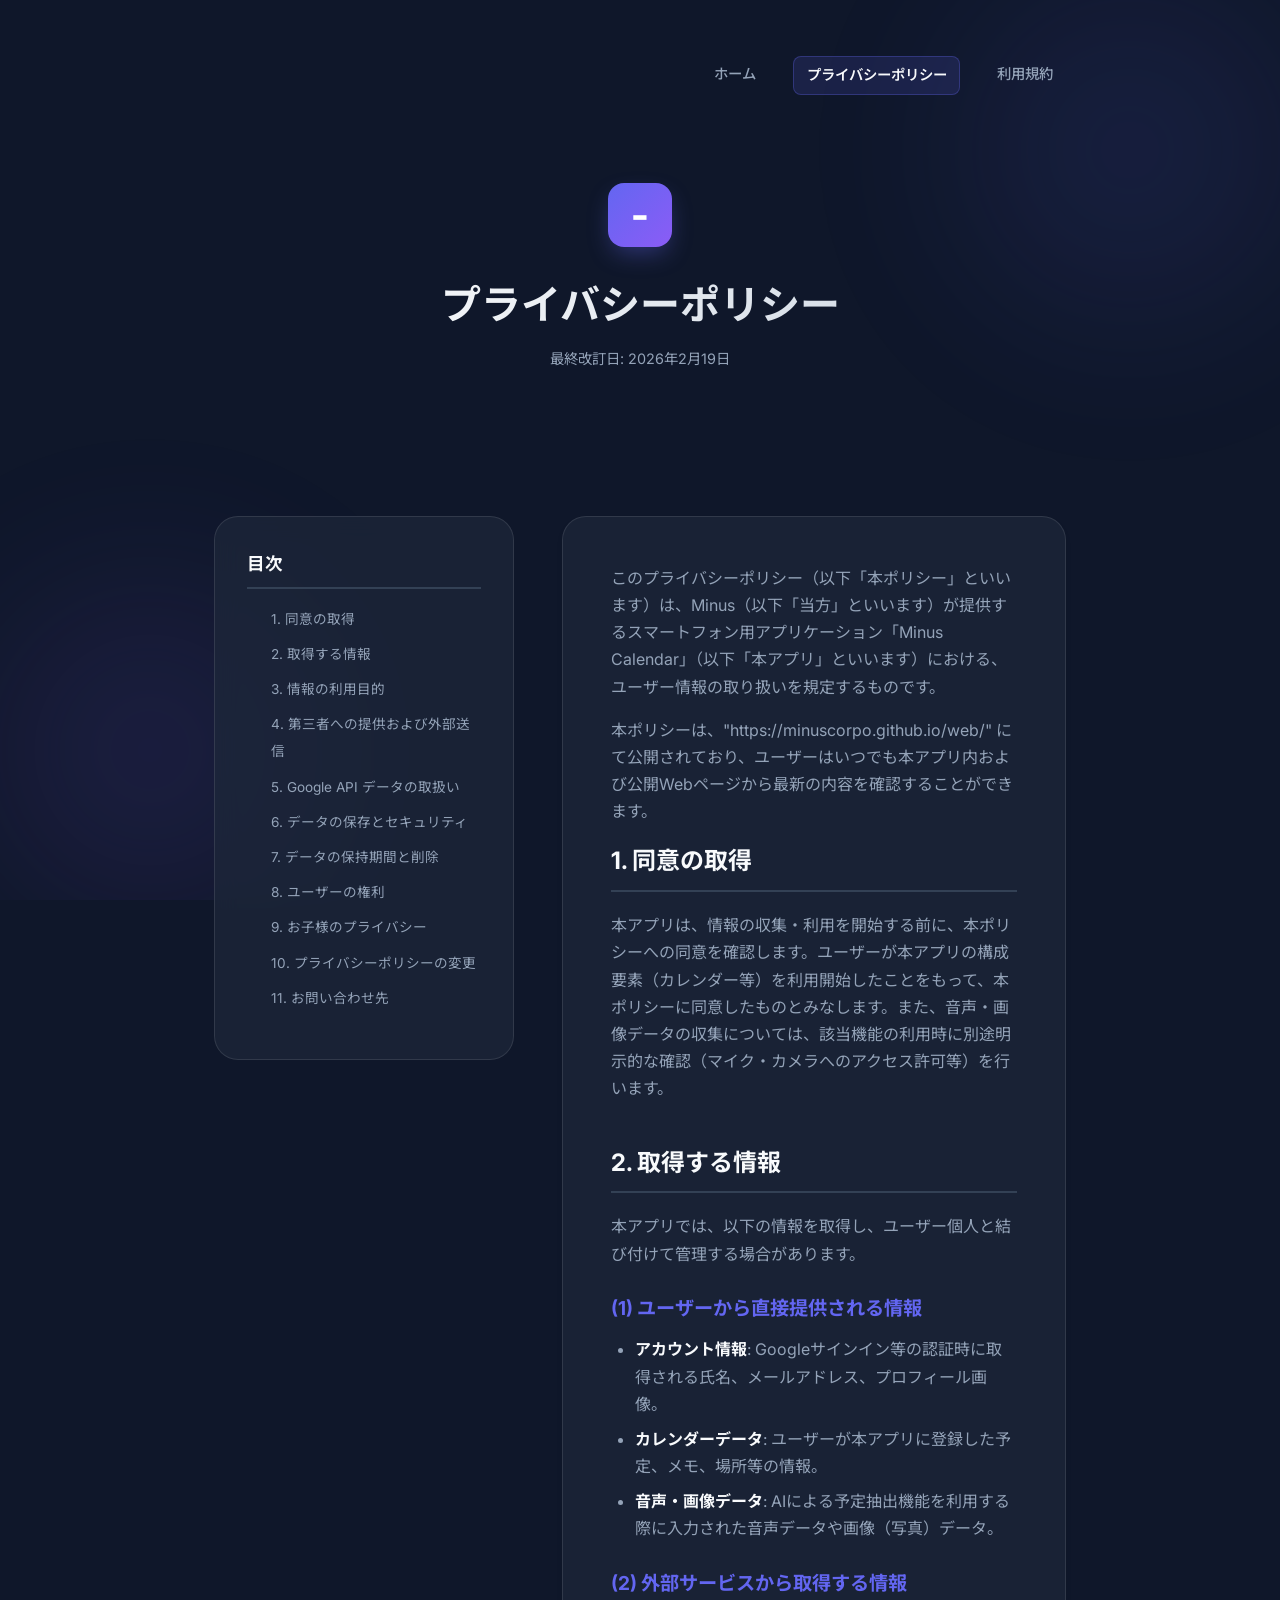
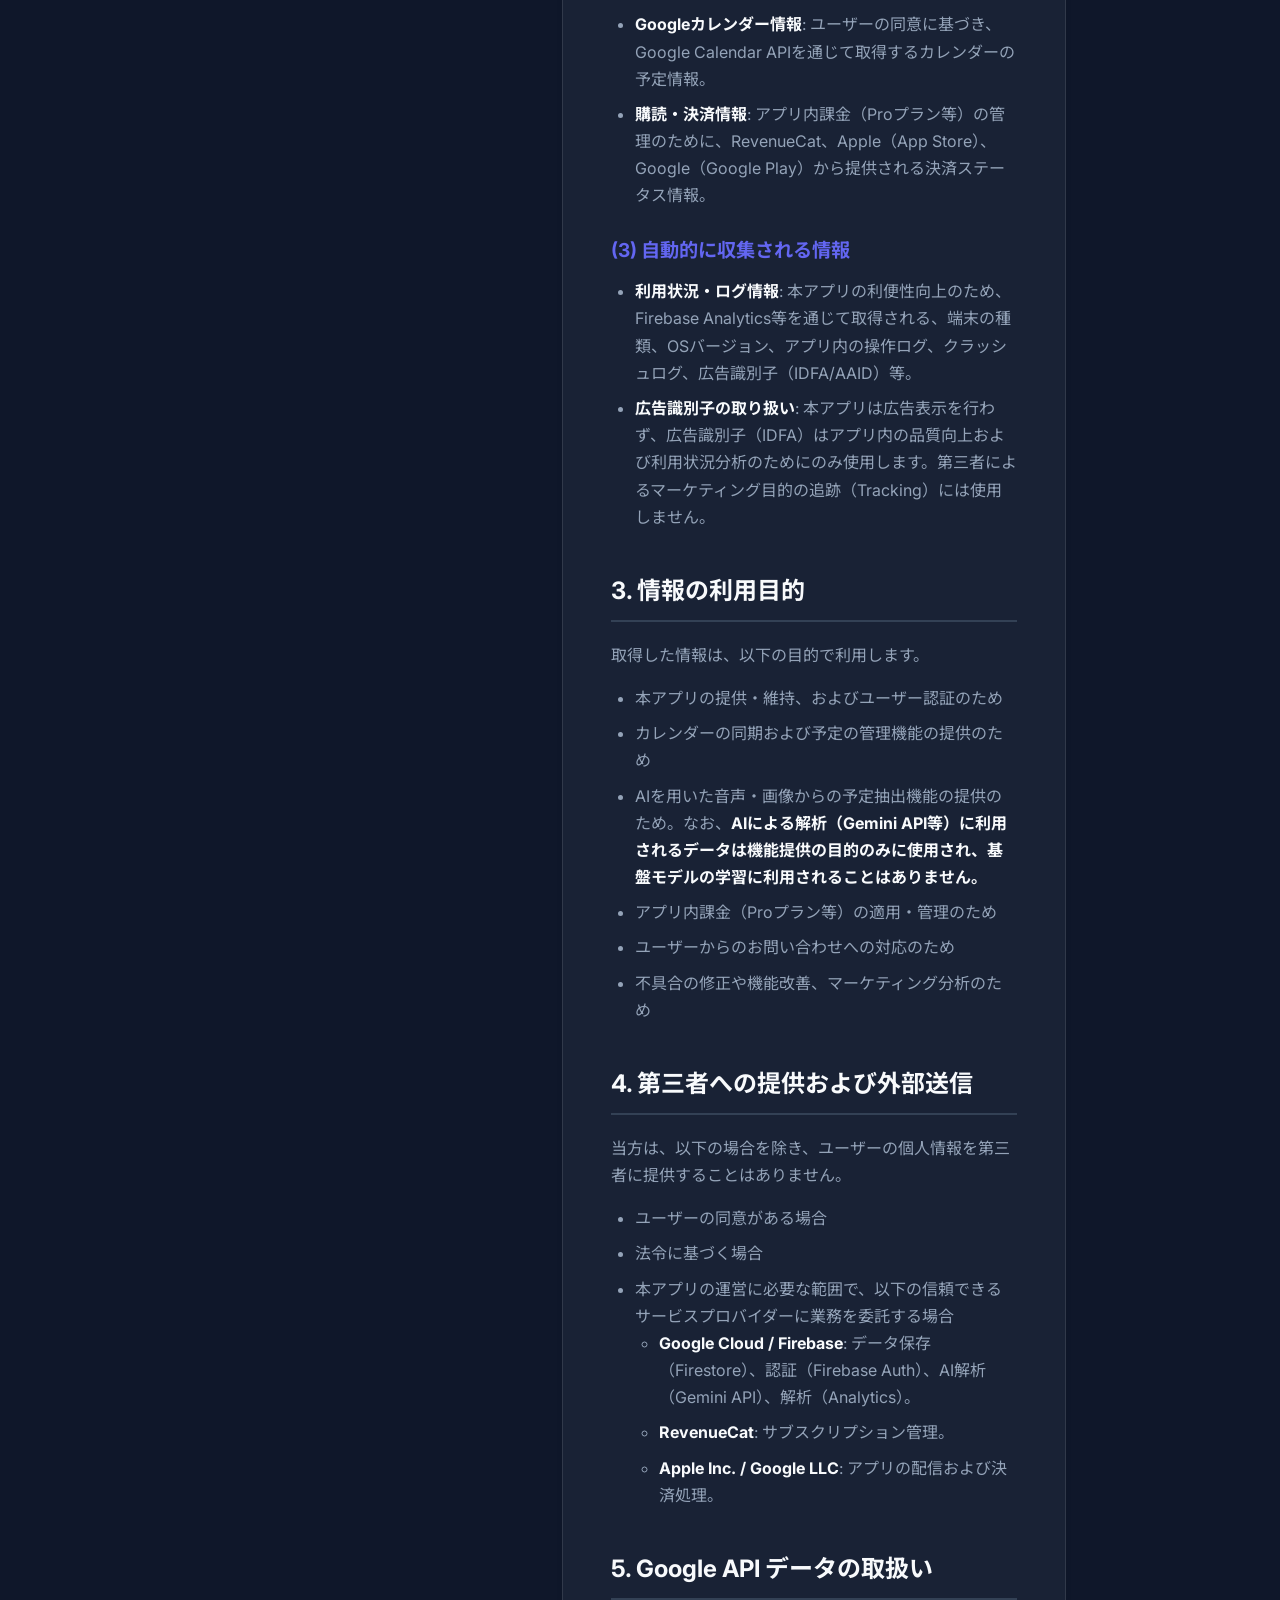
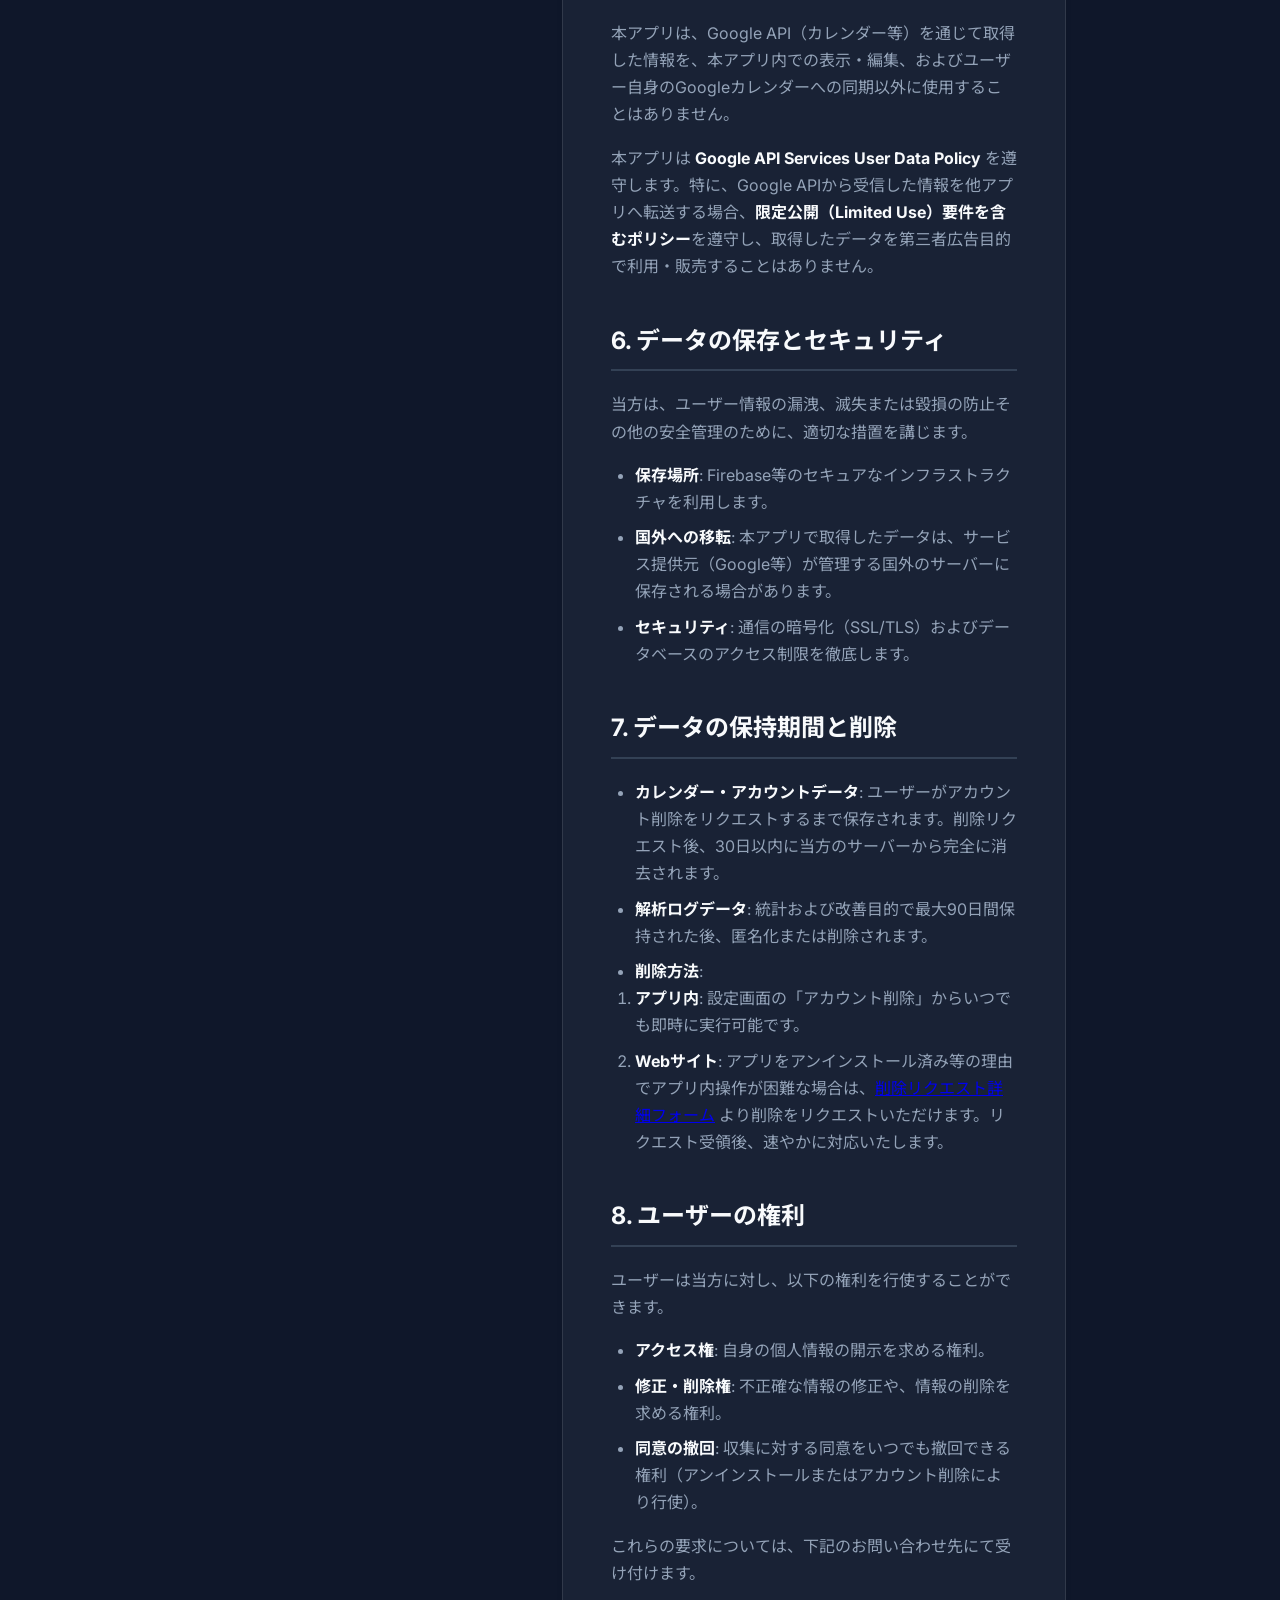
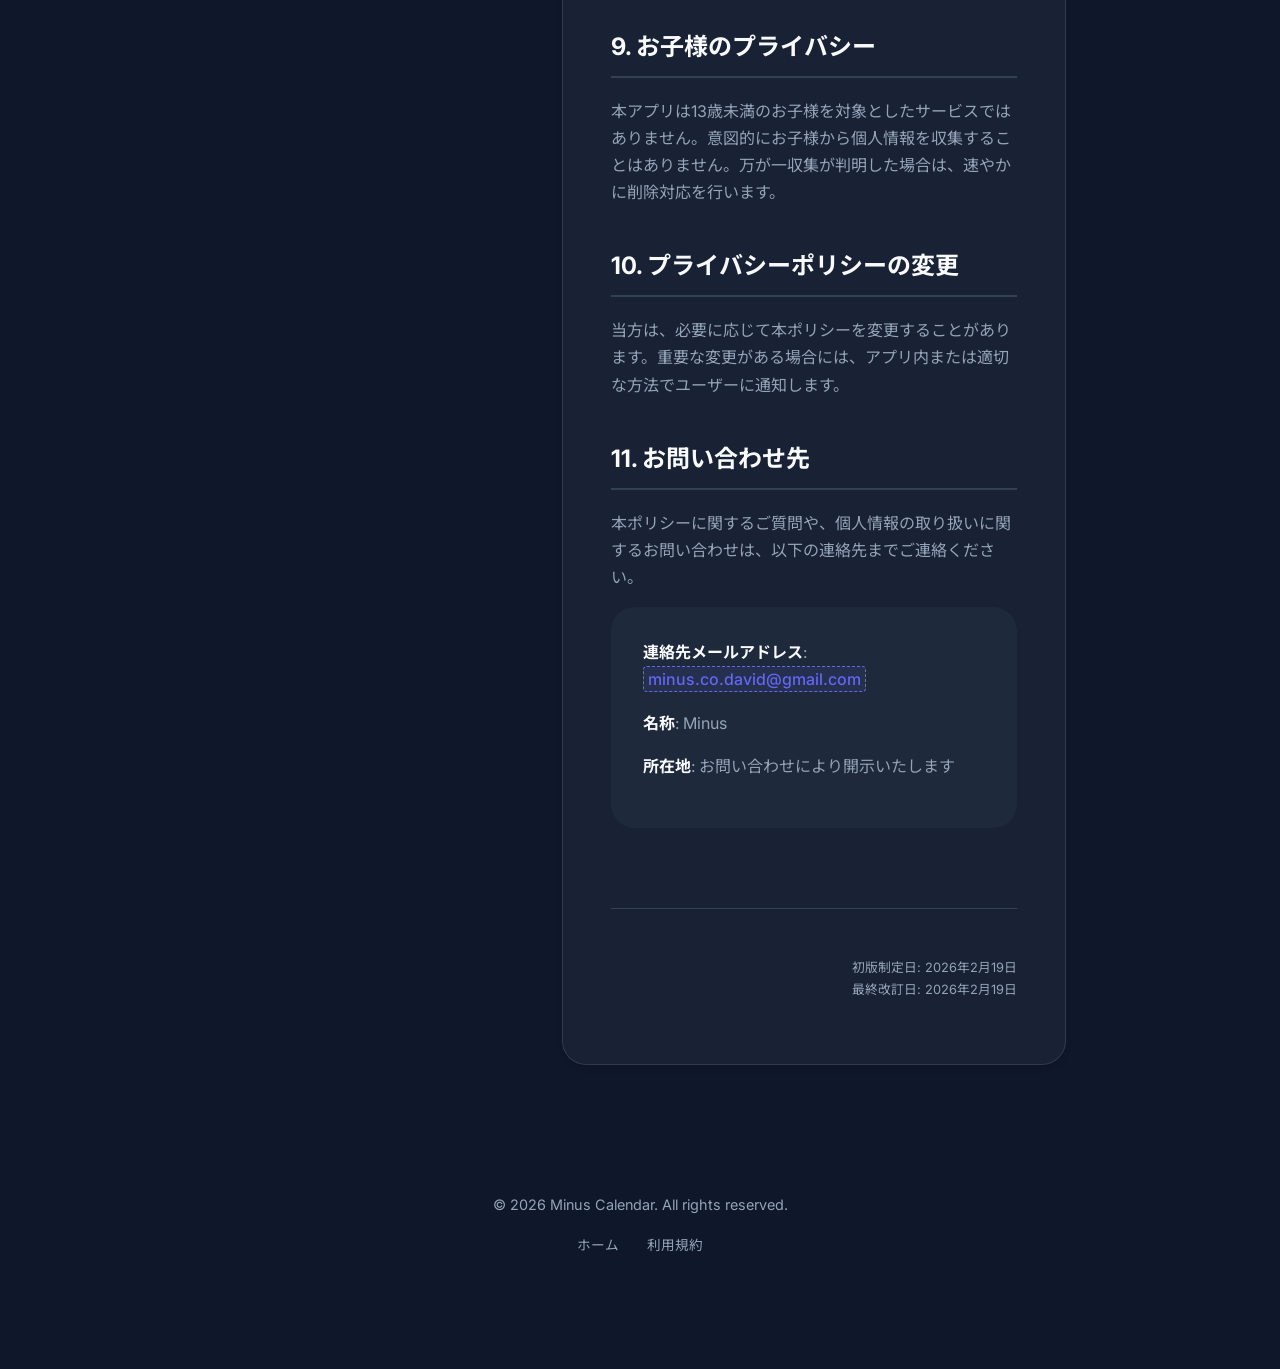
<file: index.html>
<!DOCTYPE html>
<html lang="ja">

<head>
    <meta charset="UTF-8">
    <meta name="viewport" content="width=device-width, initial-scale=1.0">
    <title>プライバシーポリシー - Minus Calendar</title>
    <meta name="description" content="Minus Calendar アプリのプライバシーポリシーです。ユーザー情報の取り扱い、利用目的、データの保持について説明します。">
    <link rel="stylesheet" href="style.css">
</head>

<body>
    <div class="bg-blobs">
        <div class="blob blob-1"></div>
        <div class="blob blob-2"></div>
    </div>

    <div class="container">
        <!-- Global Navigation -->
        <nav style="display:flex; justify-content:flex-end; padding: 1.5rem 0; gap: 1.5rem;">
            <a href="main.html" style="color: var(--text-secondary); text-decoration: none; font-size: 0.9rem; font-weight: 500; padding: 0.4rem 0.8rem; border-radius: 8px; transition: color 0.2s;" onmouseover="this.style.color='var(--text-primary)'" onmouseout="this.style.color='var(--text-secondary)'">ホーム</a>
            <a href="index.html" style="color: var(--text-primary); text-decoration: none; font-size: 0.9rem; font-weight: 600; padding: 0.4rem 0.8rem; border-radius: 8px; background: rgba(99,102,241,0.15); border: 1px solid rgba(99,102,241,0.3);">プライバシーポリシー</a>
            <a href="terms.html" style="color: var(--text-secondary); text-decoration: none; font-size: 0.9rem; font-weight: 500; padding: 0.4rem 0.8rem; border-radius: 8px; transition: color 0.2s;" onmouseover="this.style.color='var(--text-primary)'" onmouseout="this.style.color='var(--text-secondary)'">利用規約</a>
        </nav>

        <header class="fade-in">
            <div class="app-logo"></div>
            <h1>プライバシーポリシー</h1>
            <p class="last-updated">最終改訂日: 2026年2月19日</p>
        </header>

        <div class="main-grid">
            <aside class="toc fade-in">
                <h2>目次</h2>
                <ul>
                    <li><a href="#sec-1">1. 同意の取得</a></li>
                    <li><a href="#sec-2">2. 取得する情報</a></li>
                    <li><a href="#sec-3">3. 情報の利用目的</a></li>
                    <li><a href="#sec-4">4. 第三者への提供および外部送信</a></li>
                    <li><a href="#sec-5">5. Google API データの取扱い</a></li>
                    <li><a href="#sec-6">6. データの保存とセキュリティ</a></li>
                    <li><a href="#sec-7">7. データの保持期間と削除</a></li>
                    <li><a href="#sec-8">8. ユーザーの権利</a></li>
                    <li><a href="#sec-9">9. お子様のプライバシー</a></li>
                    <li><a href="#sec-10">10. プライバシーポリシーの変更</a></li>
                    <li><a href="#sec-11">11. お問い合わせ先</a></li>
                </ul>
            </aside>

            <main class="content-wrapper fade-in">
                <p>このプライバシーポリシー（以下「本ポリシー」といいます）は、Minus（以下「当方」といいます）が提供するスマートフォン用アプリケーション「Minus
                    Calendar」（以下「本アプリ」といいます）における、ユーザー情報の取り扱いを規定するものです。</p>
                <p>本ポリシーは、"https://minuscorpo.github.io/web/" にて公開されており、ユーザーはいつでも本アプリ内および公開Webページから最新の内容を確認することができます。
                </p>

                <section id="sec-1">
                    <h2>1. 同意の取得</h2>
                    <p>本アプリは、情報の収集・利用を開始する前に、本ポリシーへの同意を確認します。ユーザーが本アプリの構成要素（カレンダー等）を利用開始したことをもって、本ポリシーに同意したものとみなします。また、音声・画像データの収集については、該当機能の利用時に別途明示的な確認（マイク・カメラへのアクセス許可等）を行います。
                    </p>
                </section>

                <section id="sec-2">
                    <h2>2. 取得する情報</h2>
                    <p>本アプリでは、以下の情報を取得し、ユーザー個人と結び付けて管理する場合があります。</p>

                    <h3>(1) ユーザーから直接提供される情報</h3>
                    <ul>
                        <li><strong>アカウント情報</strong>: Googleサインイン等の認証時に取得される氏名、メールアドレス、プロフィール画像。</li>
                        <li><strong>カレンダーデータ</strong>: ユーザーが本アプリに登録した予定、メモ、場所等の情報。</li>
                        <li><strong>音声・画像データ</strong>: AIによる予定抽出機能を利用する際に入力された音声データや画像（写真）データ。</li>
                    </ul>

                    <h3>(2) 外部サービスから取得する情報</h3>
                    <ul>
                        <li><strong>Googleカレンダー情報</strong>: ユーザーの同意に基づき、Google Calendar APIを通じて取得するカレンダーの予定情報。</li>
                        <li><strong>購読・決済情報</strong>: アプリ内課金（Proプラン等）の管理のために、RevenueCat、Apple（App Store）、Google（Google
                            Play）から提供される決済ステータス情報。</li>
                    </ul>

                    <h3>(3) 自動的に収集される情報</h3>
                    <ul>
                        <li><strong>利用状況・ログ情報</strong>: 本アプリの利便性向上のため、Firebase
                            Analytics等を通じて取得される、端末の種類、OSバージョン、アプリ内の操作ログ、クラッシュログ、広告識別子（IDFA/AAID）等。</li>
                        <li><strong>広告識別子の取り扱い</strong>:
                            本アプリは広告表示を行わず、広告識別子（IDFA）はアプリ内の品質向上および利用状況分析のためにのみ使用します。第三者によるマーケティング目的の追跡（Tracking）には使用しません。
                        </li>
                    </ul>
                </section>

                <section id="sec-3">
                    <h2>3. 情報の利用目的</h2>
                    <p>取得した情報は、以下の目的で利用します。</p>
                    <ul>
                        <li>本アプリの提供・維持、およびユーザー認証のため</li>
                        <li>カレンダーの同期および予定の管理機能の提供のため</li>
                        <li>AIを用いた音声・画像からの予定抽出機能の提供のため。なお、<strong>AIによる解析（Gemini
                                API等）に利用されるデータは機能提供の目的のみに使用され、基盤モデルの学習に利用されることはありません。</strong></li>
                        <li>アプリ内課金（Proプラン等）の適用・管理のため</li>
                        <li>ユーザーからのお問い合わせへの対応のため</li>
                        <li>不具合の修正や機能改善、マーケティング分析のため</li>
                    </ul>
                </section>

                <section id="sec-4">
                    <h2>4. 第三者への提供および外部送信</h2>
                    <p>当方は、以下の場合を除き、ユーザーの個人情報を第三者に提供することはありません。</p>
                    <ul>
                        <li>ユーザーの同意がある場合</li>
                        <li>法令に基づく場合</li>
                        <li>本アプリの運営に必要な範囲で、以下の信頼できるサービスプロバイダーに業務を委託する場合
                            <ul>
                                <li><strong>Google Cloud / Firebase</strong>: データ保存（Firestore）、認証（Firebase
                                    Auth）、AI解析（Gemini API）、解析（Analytics）。</li>
                                <li><strong>RevenueCat</strong>: サブスクリプション管理。</li>
                                <li><strong>Apple Inc. / Google LLC</strong>: アプリの配信および決済処理。</li>
                            </ul>
                        </li>
                    </ul>
                </section>

                <section id="sec-5">
                    <h2>5. Google API データの取扱い</h2>
                    <p>本アプリは、Google API（カレンダー等）を通じて取得した情報を、本アプリ内での表示・編集、およびユーザー自身のGoogleカレンダーへの同期以外に使用することはありません。</p>
                    <p>本アプリは <strong>Google API Services User Data Policy</strong> を遵守します。特に、Google
                        APIから受信した情報を他アプリへ転送する場合、<strong>限定公開（Limited
                            Use）要件を含むポリシー</strong>を遵守し、取得したデータを第三者広告目的で利用・販売することはありません。</p>
                </section>

                <section id="sec-6">
                    <h2>6. データの保存とセキュリティ</h2>
                    <p>当方は、ユーザー情報の漏洩、滅失または毀損の防止その他の安全管理のために、適切な措置を講じます。</p>
                    <ul>
                        <li><strong>保存場所</strong>: Firebase等のセキュアなインフラストラクチャを利用します。</li>
                        <li><strong>国外への移転</strong>: 本アプリで取得したデータは、サービス提供元（Google等）が管理する国外のサーバーに保存される場合があります。</li>
                        <li><strong>セキュリティ</strong>: 通信の暗号化（SSL/TLS）およびデータベースのアクセス制限を徹底します。</li>
                    </ul>
                </section>

                <section id="sec-7">
                    <h2>7. データの保持期間と削除</h2>
                    <ul>
                        <li><strong>カレンダー・アカウントデータ</strong>:
                            ユーザーがアカウント削除をリクエストするまで保存されます。削除リクエスト後、30日以内に当方のサーバーから完全に消去されます。</li>
                        <li><strong>解析ログデータ</strong>: 統計および改善目的で最大90日間保持された後、匿名化または削除されます。</li>
                        <li><strong>削除方法</strong>:
                            <ol>
                                <li><strong>アプリ内</strong>: 設定画面の「アカウント削除」からいつでも即時に実行可能です。</li>
                                <li><strong>Webサイト</strong>: アプリをアンインストール済み等の理由でアプリ内操作が困難な場合は、<a
                                        href="https://forms.gle/SJ4BVMZfykTtq9zw8" target="_blank" rel="noopener noreferrer">削除リクエスト詳細フォーム</a>
                                    より削除をリクエストいただけます。リクエスト受領後、速やかに対応いたします。</li>
                            </ol>
                        </li>
                    </ul>
                </section>

                <section id="sec-8">
                    <h2>8. ユーザーの権利</h2>
                    <p>ユーザーは当方に対し、以下の権利を行使することができます。</p>
                    <ul>
                        <li><strong>アクセス権</strong>: 自身の個人情報の開示を求める権利。</li>
                        <li><strong>修正・削除権</strong>: 不正確な情報の修正や、情報の削除を求める権利。</li>
                        <li><strong>同意の撤回</strong>: 収集に対する同意をいつでも撤回できる権利（アンインストールまたはアカウント削除により行使）。</li>
                    </ul>
                    <p>これらの要求については、下記のお問い合わせ先にて受け付けます。</p>
                </section>

                <section id="sec-9">
                    <h2>9. お子様のプライバシー</h2>
                    <p>本アプリは13歳未満のお子様を対象としたサービスではありません。意図的にお子様から個人情報を収集することはありません。万が一収集が判明した場合は、速やかに削除対応を行います。</p>
                </section>

                <section id="sec-10">
                    <h2>10. プライバシーポリシーの変更</h2>
                    <p>当方は、必要に応じて本ポリシーを変更することがあります。重要な変更がある場合には、アプリ内または適切な方法でユーザーに通知します。</p>
                </section>

                <section id="sec-11">
                    <h2>11. お問い合わせ先</h2>
                    <p>本ポリシーに関するご質問や、個人情報の取り扱いに関するお問い合わせは、以下の連絡先までご連絡ください。</p>

                    <div class="contact-card">
                        <p><strong>連絡先メールアドレス</strong>: <span class="placeholder">minus.co.david@gmail.com</span></p>
                        <p><strong>名称</strong>: Minus</p>
                        <p><strong>所在地</strong>: お問い合わせにより開示いたします</p>
                    </div>
                </section>

                <hr style="border: none; border-top: 1px solid var(--border-color); margin: 3rem 0;">
                <p style="font-size: 0.8rem; text-align: right;">
                    初版制定日: 2026年2月19日<br>
                    最終改訂日: 2026年2月19日
                </p>
            </main>
        </div>

        <footer>
            <p>&copy; 2026 Minus Calendar. All rights reserved.</p>
            <p style="margin-top: 0.75rem; font-size: 0.85rem;">
                <a href="main.html" style="color: var(--text-secondary); text-decoration: none; margin: 0 0.75rem; transition: color 0.2s;" onmouseover="this.style.color='var(--accent-primary)'" onmouseout="this.style.color='var(--text-secondary)'">ホーム</a>
                <a href="terms.html" style="color: var(--text-secondary); text-decoration: none; margin: 0 0.75rem; transition: color 0.2s;" onmouseover="this.style.color='var(--accent-primary)'" onmouseout="this.style.color='var(--text-secondary)'">利用規約</a>
            </p>
        </footer>
    </div>

    <script src="script.js"></script>
</body>

</html>
</file>
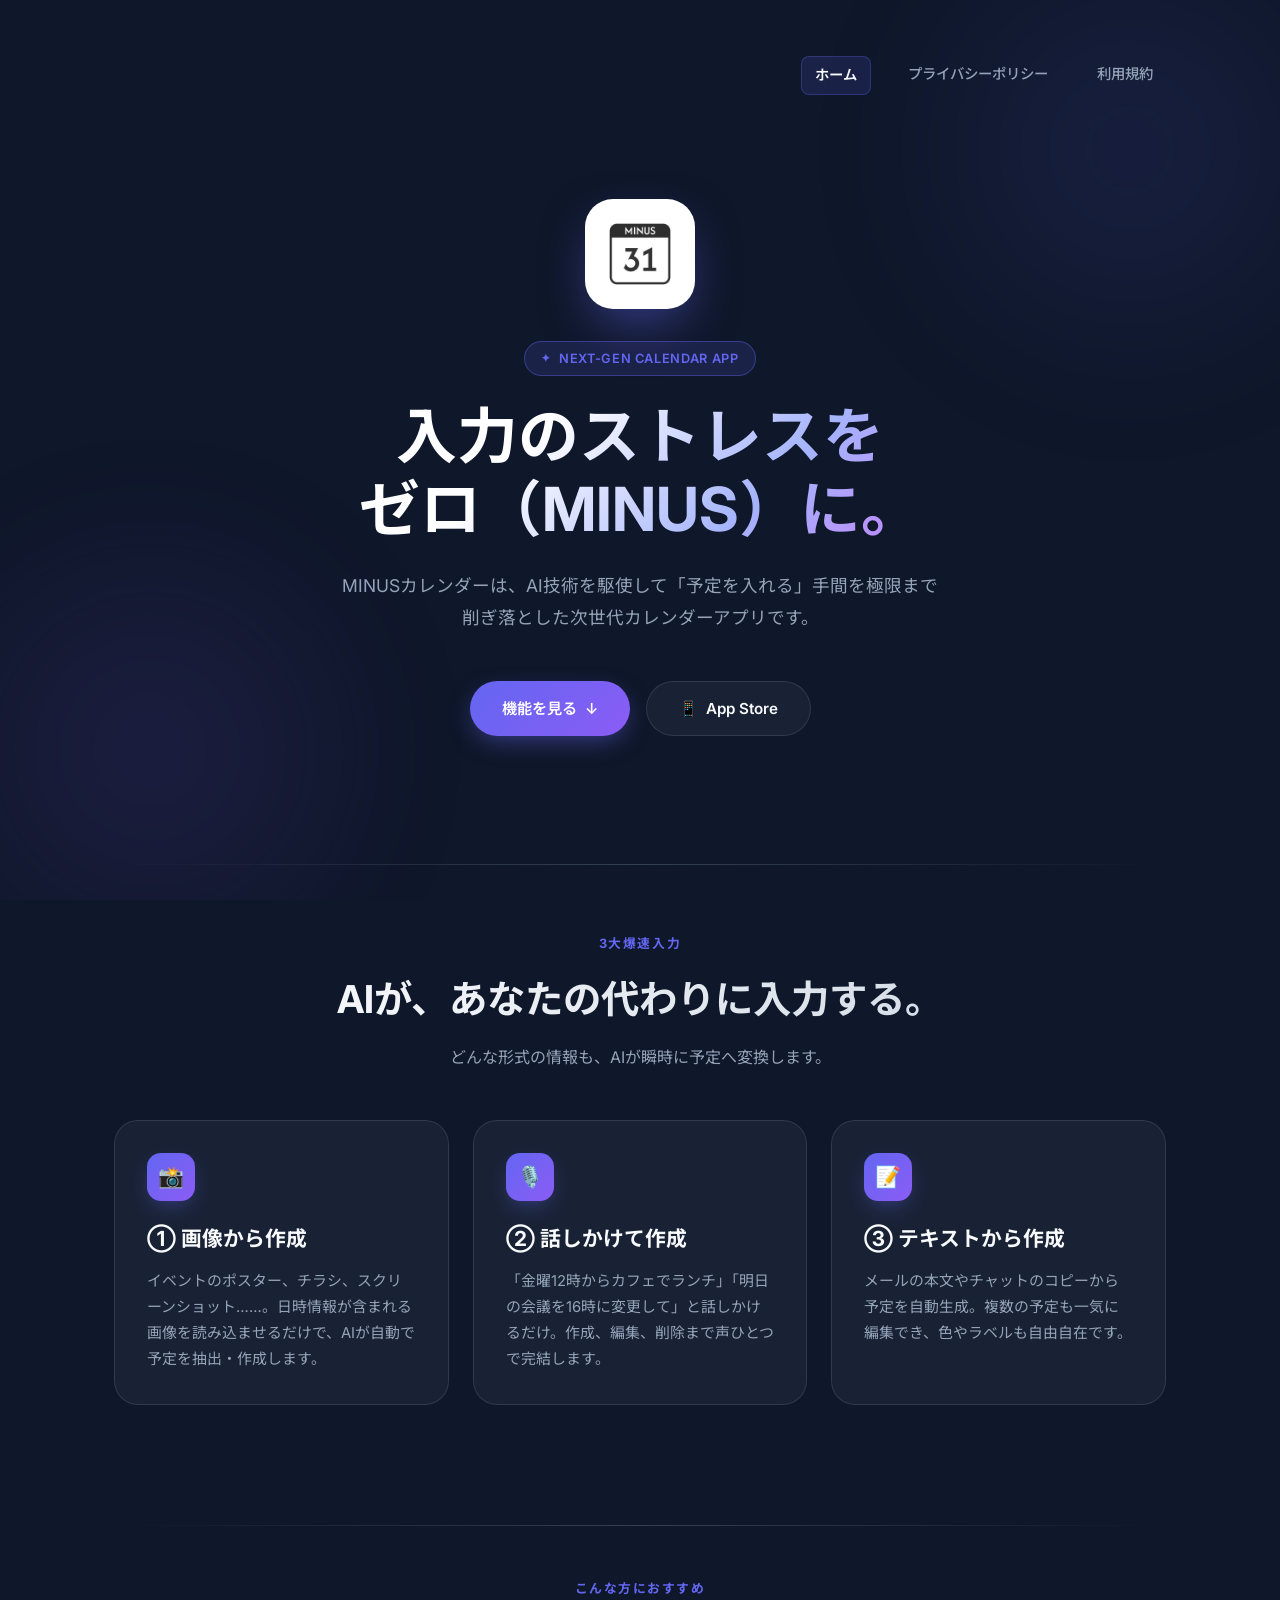
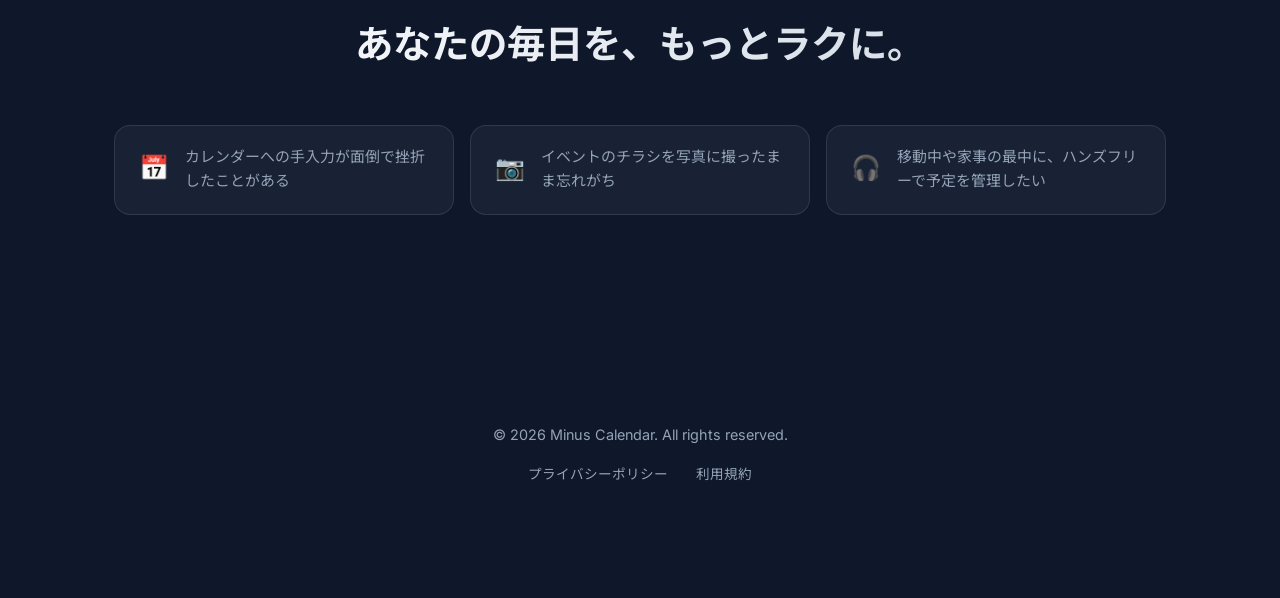
<file: main.html>
<!DOCTYPE html>
<html lang="ja">

<head>
    <meta charset="UTF-8">
    <meta name="viewport" content="width=device-width, initial-scale=1.0">
    <title>MINUS Calendar - 入力のストレスをゼロに。</title>
    <meta name="description" content="MINUSカレンダーは、AI技術を駆使して「予定を入れる」手間を極限まで削ぎ落とした次世代カレンダーアプリです。画像・音声・テキストから瞬時に予定を作成。">
    <link rel="stylesheet" href="style.css">
    <style>
        /* ===== Main Page Specific Styles ===== */

        /* Wide container for main page */
        .container-wide {
            max-width: 1100px;
            margin: 0 auto;
            padding: 2rem 1.5rem;
        }

        /* Hero Section */
        .hero {
            display: flex;
            flex-direction: column;
            align-items: center;
            text-align: center;
            padding: 5rem 1rem 4rem;
        }

        .hero-app-icon {
            width: 110px;
            height: 110px;
            border-radius: 28px;
            object-fit: cover;
            margin-bottom: 2rem;
            box-shadow: 0 20px 50px -10px rgba(99, 102, 241, 0.5);
            animation: float 6s ease-in-out infinite;
        }

        @keyframes float {
            0%, 100% { transform: translateY(0px); }
            50% { transform: translateY(-10px); }
        }

        .hero-badge {
            display: inline-flex;
            align-items: center;
            gap: 0.5rem;
            background: rgba(99, 102, 241, 0.15);
            border: 1px solid rgba(99, 102, 241, 0.4);
            border-radius: 50px;
            padding: 0.35rem 1rem;
            font-size: 0.8rem;
            color: var(--accent-primary);
            font-weight: 600;
            letter-spacing: 0.05em;
            text-transform: uppercase;
            margin-bottom: 1.5rem;
        }

        .hero-badge::before {
            content: '✦';
            font-size: 0.7rem;
        }

        .hero-tagline {
            font-size: clamp(2.2rem, 5vw, 3.8rem);
            font-weight: 700;
            line-height: 1.2;
            margin-bottom: 1.5rem;
            background: linear-gradient(135deg, #fff 30%, #a5b4fc 70%, #c084fc 100%);
            -webkit-background-clip: text;
            -webkit-text-fill-color: transparent;
            background-clip: text;
        }

        .hero-description {
            font-size: 1.1rem;
            color: var(--text-secondary);
            max-width: 600px;
            margin: 0 auto 3rem;
            line-height: 1.8;
        }

        .hero-cta-group {
            display: flex;
            gap: 1rem;
            flex-wrap: wrap;
            justify-content: center;
        }

        .btn-primary {
            display: inline-flex;
            align-items: center;
            gap: 0.5rem;
            background: linear-gradient(135deg, var(--accent-primary), var(--accent-secondary));
            color: white;
            padding: 0.85rem 2rem;
            border-radius: 50px;
            text-decoration: none;
            font-weight: 600;
            font-size: 0.95rem;
            transition: transform 0.2s, box-shadow 0.2s;
            box-shadow: 0 8px 25px -5px rgba(99, 102, 241, 0.5);
        }

        .btn-primary:hover {
            transform: translateY(-2px);
            box-shadow: 0 12px 30px -5px rgba(99, 102, 241, 0.6);
        }

        .btn-secondary {
            display: inline-flex;
            align-items: center;
            gap: 0.5rem;
            background: var(--glass-bg);
            backdrop-filter: blur(12px);
            border: 1px solid var(--glass-border);
            color: var(--text-primary);
            padding: 0.85rem 2rem;
            border-radius: 50px;
            text-decoration: none;
            font-weight: 600;
            font-size: 0.95rem;
            transition: transform 0.2s, border-color 0.2s;
        }

        .btn-secondary:hover {
            transform: translateY(-2px);
            border-color: rgba(99, 102, 241, 0.5);
        }

        /* Features Section */
        .features-section {
            padding: 3rem 0 5rem;
        }

        .section-heading {
            text-align: center;
            margin-bottom: 3rem;
        }

        .section-heading .eyebrow {
            display: inline-block;
            font-size: 0.8rem;
            font-weight: 700;
            color: var(--accent-primary);
            letter-spacing: 0.12em;
            text-transform: uppercase;
            margin-bottom: 0.75rem;
        }

        .section-heading h2 {
            font-size: clamp(1.6rem, 3vw, 2.4rem);
            font-weight: 700;
            background: linear-gradient(to right, #fff, #cbd5e1);
            -webkit-background-clip: text;
            -webkit-text-fill-color: transparent;
            background-clip: text;
            border-bottom: none;
            margin-bottom: 0.75rem;
            padding-bottom: 0;
        }

        .section-heading p {
            font-size: 1rem;
            color: var(--text-secondary);
            max-width: 500px;
            margin: 0 auto;
        }

        /* Feature Cards */
        .feature-cards {
            display: grid;
            grid-template-columns: repeat(auto-fit, minmax(300px, 1fr));
            gap: 1.5rem;
        }

        .feature-card {
            background: var(--glass-bg);
            backdrop-filter: blur(12px);
            border: 1px solid var(--glass-border);
            border-radius: 24px;
            padding: 2rem;
            transition: transform 0.3s, box-shadow 0.3s, border-color 0.3s;
            position: relative;
            overflow: hidden;
        }

        .feature-card::before {
            content: '';
            position: absolute;
            top: 0;
            left: 0;
            right: 0;
            height: 2px;
            background: linear-gradient(to right, var(--accent-primary), var(--accent-secondary));
            opacity: 0;
            transition: opacity 0.3s;
        }

        .feature-card:hover {
            transform: translateY(-4px);
            box-shadow: 0 20px 40px -10px rgba(0, 0, 0, 0.3);
            border-color: rgba(99, 102, 241, 0.3);
        }

        .feature-card:hover::before {
            opacity: 1;
        }

        .feature-number {
            display: inline-flex;
            align-items: center;
            justify-content: center;
            width: 48px;
            height: 48px;
            background: linear-gradient(135deg, var(--accent-primary), var(--accent-secondary));
            border-radius: 14px;
            font-size: 1.3rem;
            margin-bottom: 1.25rem;
            box-shadow: 0 8px 20px -5px rgba(99, 102, 241, 0.4);
        }

        .feature-card h3 {
            font-size: 1.3rem;
            font-weight: 700;
            color: var(--text-primary);
            margin-bottom: 0.75rem;
            margin-top: 0;
        }

        .feature-card p {
            font-size: 0.93rem;
            color: var(--text-secondary);
            line-height: 1.75;
            margin-bottom: 0;
        }

        /* Audience Section */
        .audience-section {
            padding: 2rem 0 5rem;
        }

        .audience-grid {
            display: grid;
            grid-template-columns: repeat(auto-fit, minmax(280px, 1fr));
            gap: 1rem;
            margin-top: 2.5rem;
        }

        .audience-item {
            display: flex;
            align-items: flex-start;
            gap: 1rem;
            background: var(--glass-bg);
            backdrop-filter: blur(12px);
            border: 1px solid var(--glass-border);
            border-radius: 16px;
            padding: 1.25rem 1.5rem;
            transition: transform 0.2s, border-color 0.2s;
        }

        .audience-item:hover {
            transform: translateX(4px);
            border-color: rgba(99, 102, 241, 0.3);
        }

        .audience-icon {
            font-size: 1.5rem;
            flex-shrink: 0;
            margin-top: 0.1rem;
        }

        .audience-item p {
            margin-bottom: 0;
            font-size: 0.93rem;
            color: var(--text-secondary);
            line-height: 1.6;
        }

        /* Divider */
        .section-divider {
            height: 1px;
            background: linear-gradient(to right, transparent, var(--border-color), transparent);
            margin: 1rem 0;
        }

        /* Responsive */
        @media (max-width: 640px) {
            .hero {
                padding: 3rem 1rem 2rem;
            }
            .feature-cards {
                grid-template-columns: 1fr;
            }
        }
    </style>
</head>

<body>
    <div class="bg-blobs">
        <div class="blob blob-1"></div>
        <div class="blob blob-2"></div>
    </div>

    <div class="container-wide">
        <!-- Global Navigation -->
        <nav class="site-nav fade-in" style="display:flex; justify-content:flex-end; padding: 1.5rem 0; gap: 1.5rem;">
            <a href="main.html" style="color: var(--text-primary); text-decoration: none; font-size: 0.9rem; font-weight: 600; padding: 0.4rem 0.8rem; border-radius: 8px; background: rgba(99,102,241,0.15); border: 1px solid rgba(99,102,241,0.3);">ホーム</a>
            <a href="index.html" style="color: var(--text-secondary); text-decoration: none; font-size: 0.9rem; font-weight: 500; padding: 0.4rem 0.8rem; border-radius: 8px; transition: color 0.2s;" onmouseover="this.style.color='var(--text-primary)'" onmouseout="this.style.color='var(--text-secondary)'">プライバシーポリシー</a>
            <a href="terms.html" style="color: var(--text-secondary); text-decoration: none; font-size: 0.9rem; font-weight: 500; padding: 0.4rem 0.8rem; border-radius: 8px; transition: color 0.2s;" onmouseover="this.style.color='var(--text-primary)'" onmouseout="this.style.color='var(--text-secondary)'">利用規約</a>
        </nav>

        <!-- Hero -->
        <header class="hero fade-in">
            <img src="img/icon_ios.png" alt="MINUS Calendar アプリアイコン" class="hero-app-icon">
            <div class="hero-badge">Next-Gen Calendar App</div>
            <h1 class="hero-tagline">入力のストレスを<br>ゼロ（MINUS）に。</h1>
            <p class="hero-description">
                MINUSカレンダーは、AI技術を駆使して「予定を入れる」手間を極限まで削ぎ落とした次世代カレンダーアプリです。
            </p>
            <div class="hero-cta-group">
                <a href="#features" class="btn-primary" id="cta-features">
                    <span>機能を見る</span>
                    <span>↓</span>
                </a>
                <a href="https://apps.apple.com/" class="btn-secondary" id="cta-appstore" target="_blank" rel="noopener noreferrer">
                    <span>📱</span>
                    <span>App Store</span>
                </a>
            </div>
        </header>

        <div class="section-divider"></div>

        <!-- Features Section -->
        <section class="features-section" id="features">
            <div class="section-heading fade-in">
                <span class="eyebrow">3大爆速入力</span>
                <h2>AIが、あなたの代わりに入力する。</h2>
                <p>どんな形式の情報も、AIが瞬時に予定へ変換します。</p>
            </div>

            <div class="feature-cards">
                <div class="feature-card fade-in">
                    <div class="feature-number">📸</div>
                    <h3>① 画像から作成</h3>
                    <p>
                        イベントのポスター、チラシ、スクリーンショット……。日時情報が含まれる画像を読み込ませるだけで、AIが自動で予定を抽出・作成します。
                    </p>
                </div>

                <div class="feature-card fade-in">
                    <div class="feature-number">🎙️</div>
                    <h3>② 話しかけて作成</h3>
                    <p>
                        「金曜12時からカフェでランチ」「明日の会議を16時に変更して」と話しかけるだけ。作成、編集、削除まで声ひとつで完結します。
                    </p>
                </div>

                <div class="feature-card fade-in">
                    <div class="feature-number">📝</div>
                    <h3>③ テキストから作成</h3>
                    <p>
                        メールの本文やチャットのコピーから予定を自動生成。複数の予定も一気に編集でき、色やラベルも自由自在です。
                    </p>
                </div>
            </div>
        </section>

        <div class="section-divider"></div>

        <!-- Audience Section -->
        <section class="audience-section fade-in">
            <div class="section-heading">
                <span class="eyebrow">こんな方におすすめ</span>
                <h2>あなたの毎日を、もっとラクに。</h2>
            </div>

            <div class="audience-grid">
                <div class="audience-item">
                    <span class="audience-icon">📅</span>
                    <p>カレンダーへの手入力が面倒で挫折したことがある</p>
                </div>
                <div class="audience-item">
                    <span class="audience-icon">📷</span>
                    <p>イベントのチラシを写真に撮ったまま忘れがち</p>
                </div>
                <div class="audience-item">
                    <span class="audience-icon">🎧</span>
                    <p>移動中や家事の最中に、ハンズフリーで予定を管理したい</p>
                </div>
            </div>
        </section>

        <!-- Footer -->
        <footer>
            <p>© 2026 Minus Calendar. All rights reserved.</p>
            <p style="margin-top: 0.75rem; font-size: 0.85rem;">
                <a href="index.html" style="color: var(--text-secondary); text-decoration: none; margin: 0 0.75rem; transition: color 0.2s;" onmouseover="this.style.color='var(--accent-primary)'" onmouseout="this.style.color='var(--text-secondary)'">プライバシーポリシー</a>
                <a href="terms.html" style="color: var(--text-secondary); text-decoration: none; margin: 0 0.75rem; transition: color 0.2s;" onmouseover="this.style.color='var(--accent-primary)'" onmouseout="this.style.color='var(--text-secondary)'">利用規約</a>
            </p>
        </footer>
    </div>

    <script src="script.js"></script>
    <script>
        // Smooth scroll to features section
        document.getElementById('cta-features').addEventListener('click', function(e) {
            e.preventDefault();
            document.getElementById('features').scrollIntoView({ behavior: 'smooth' });
        });
    </script>
</body>

</html>
</file>
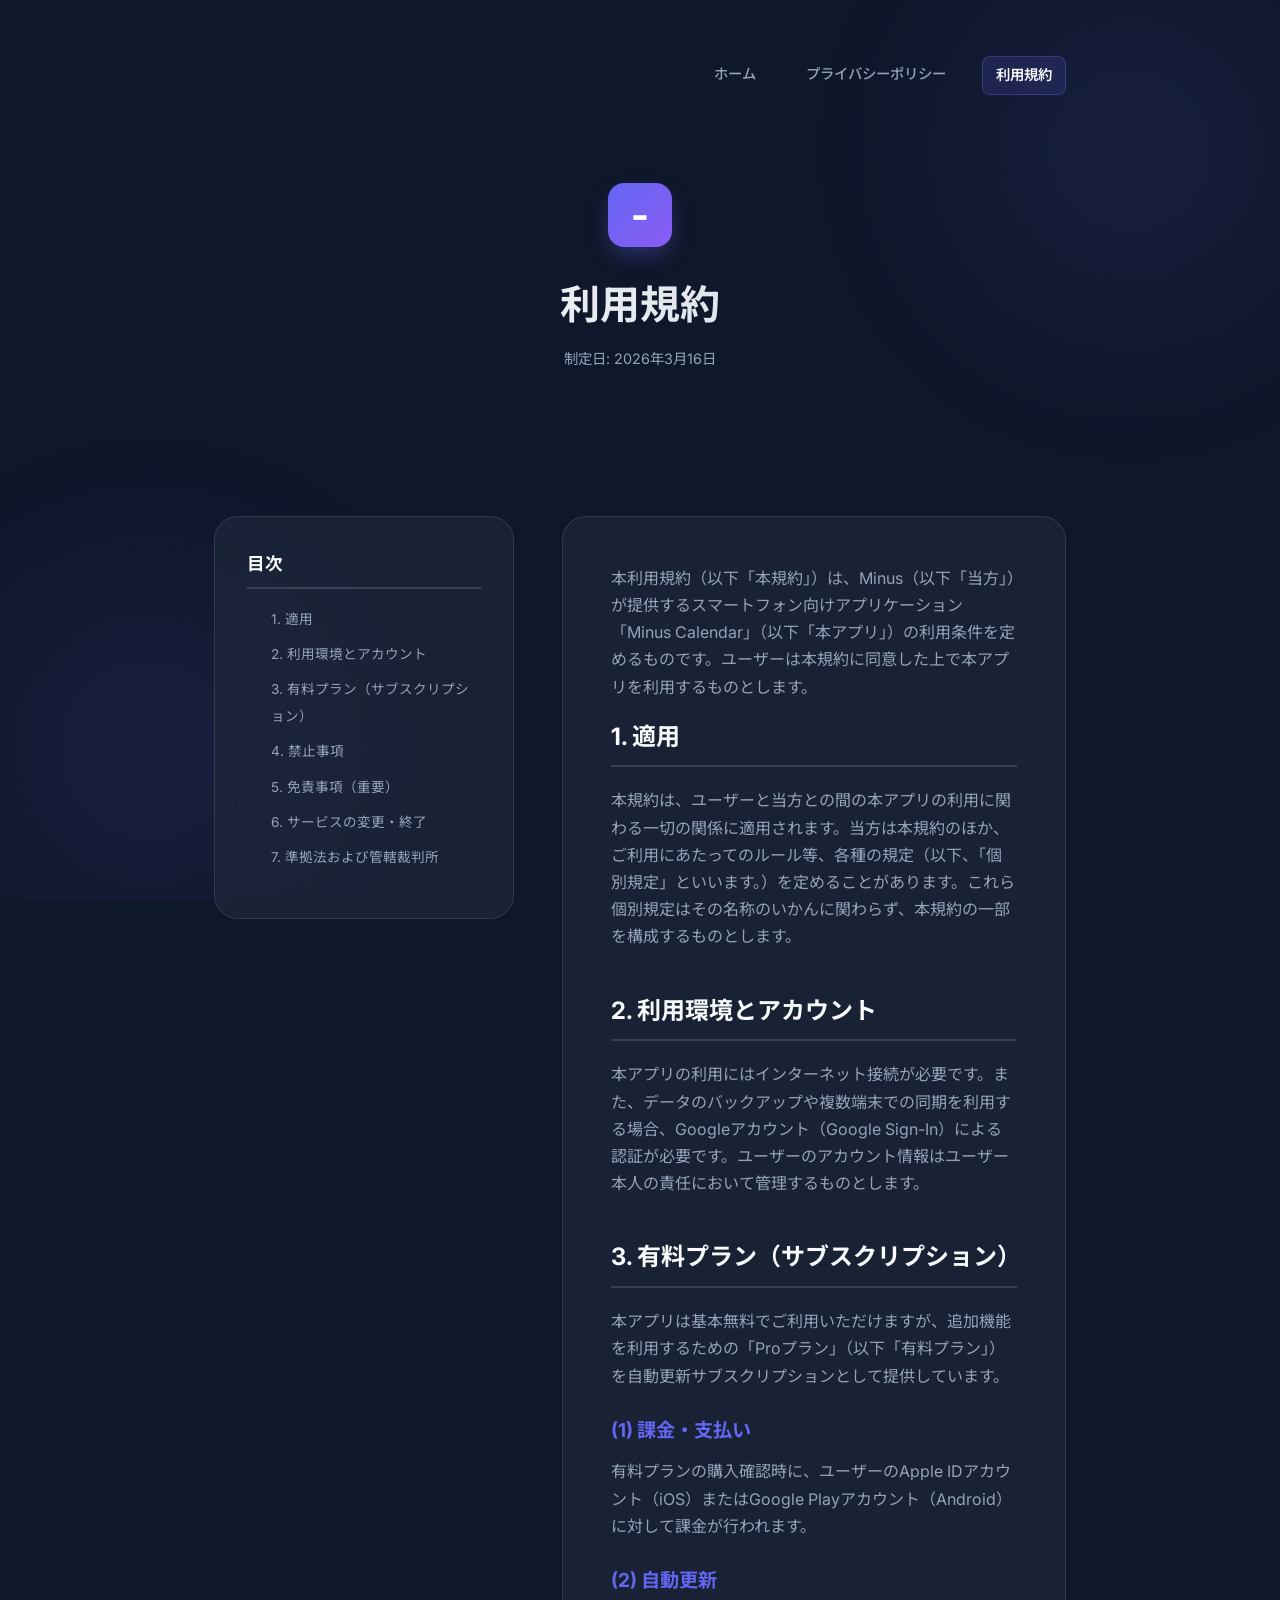
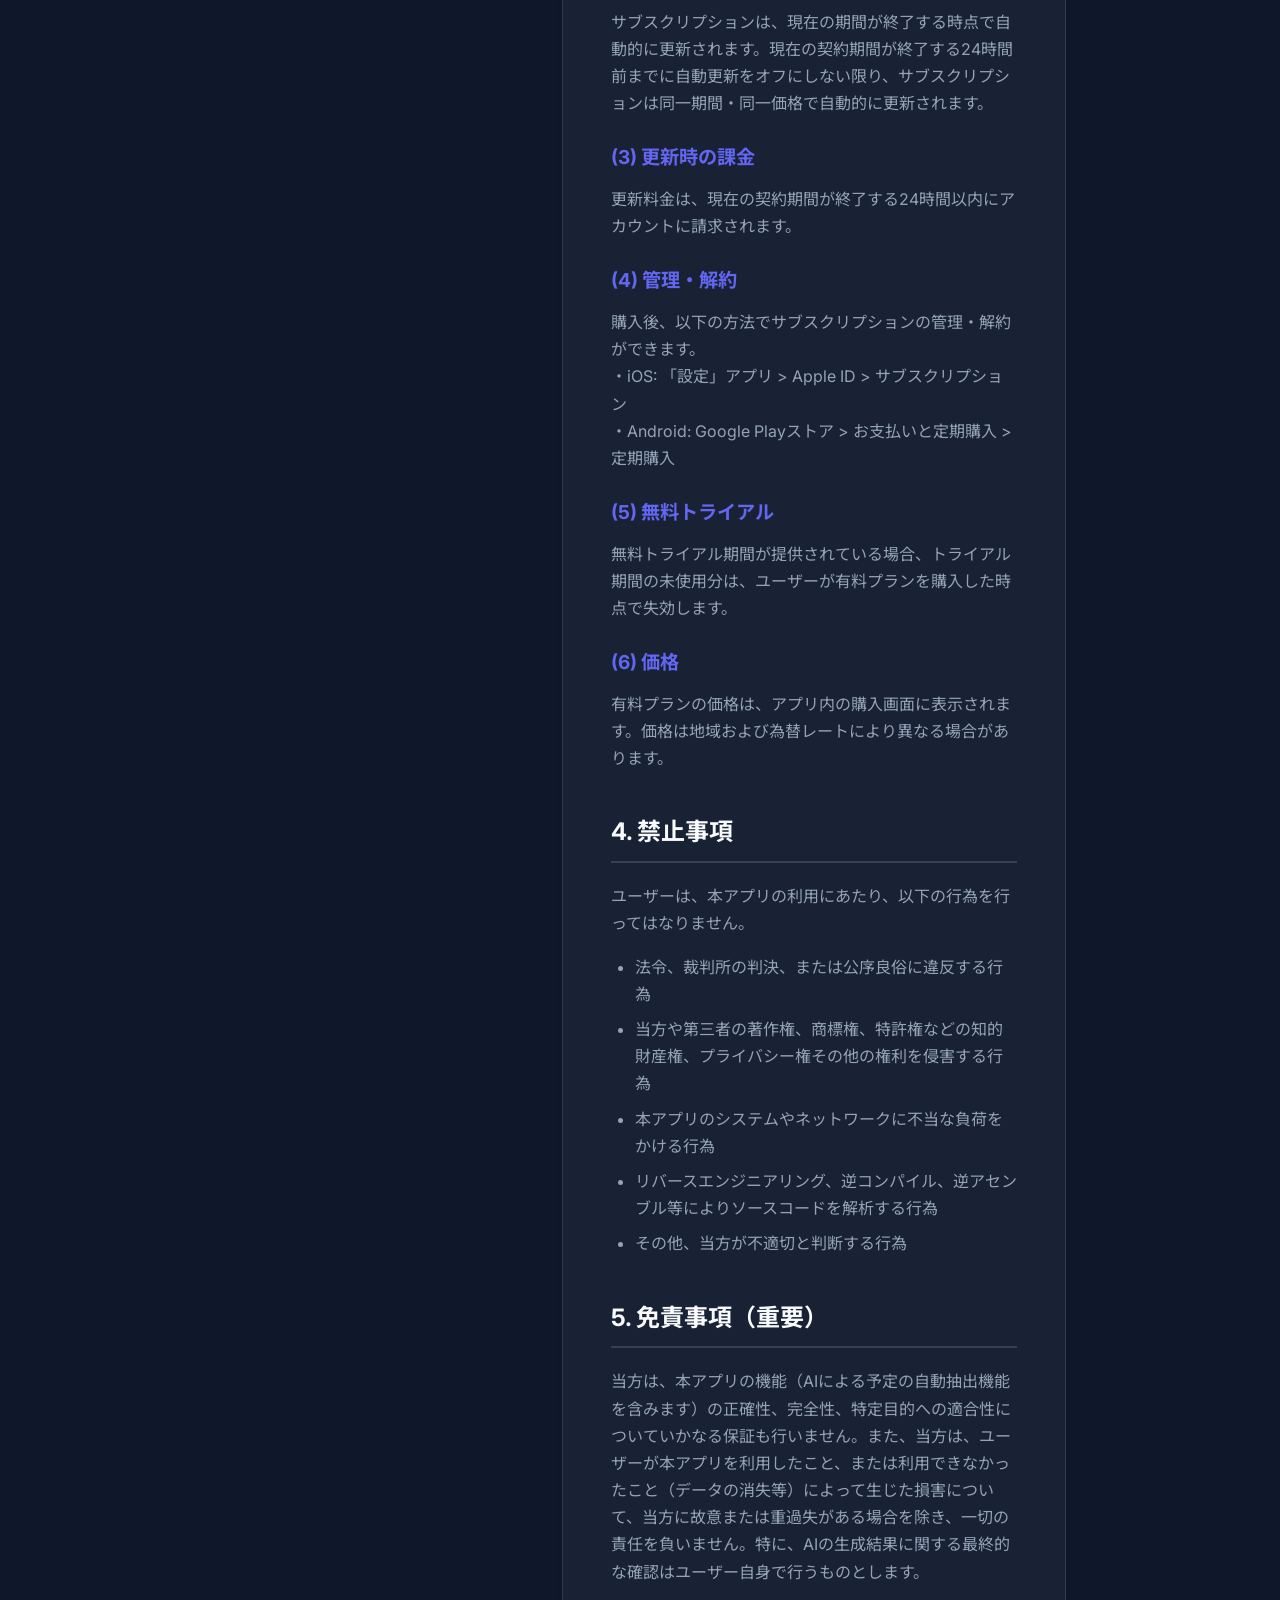
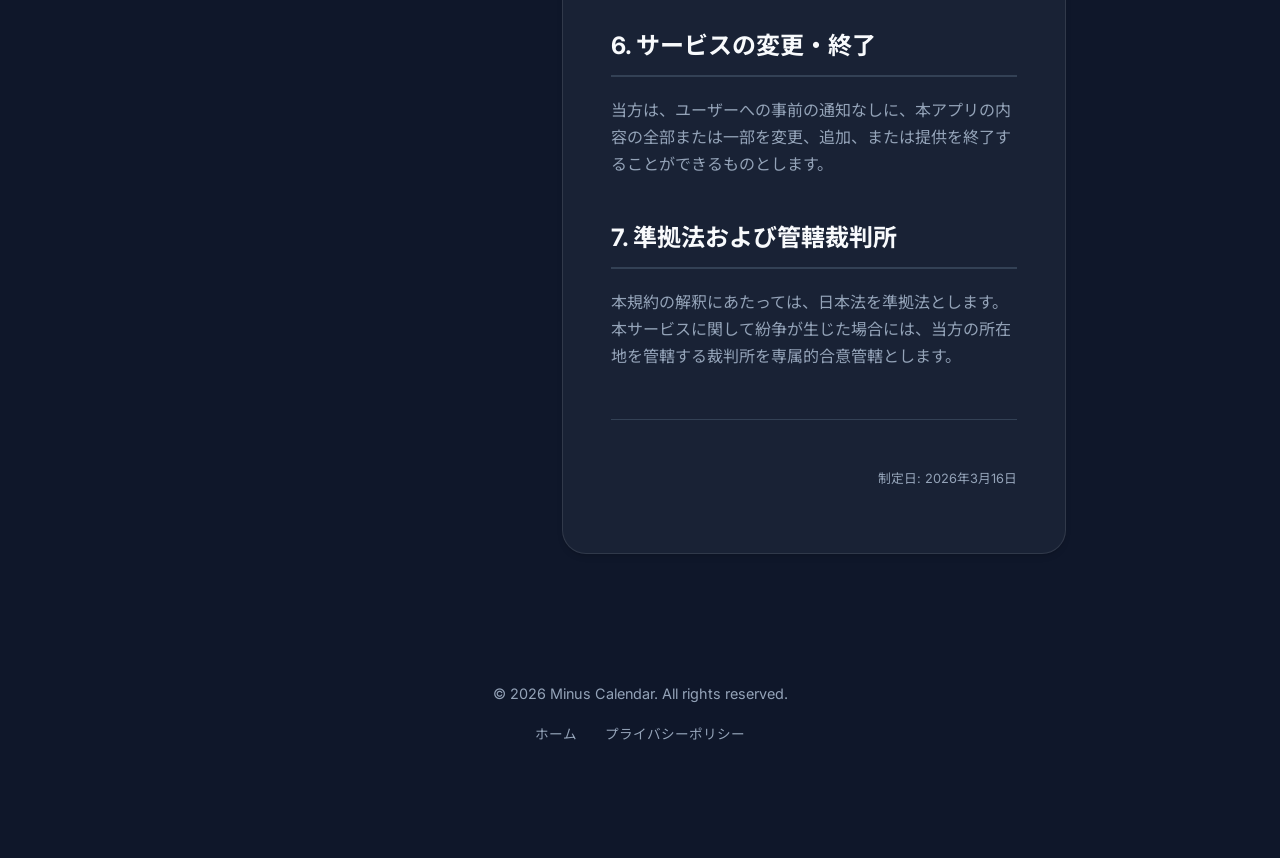
<file: terms.html>
<!DOCTYPE html>
<html lang="ja">

<head>
    <meta charset="UTF-8">
    <meta name="viewport" content="width=device-width, initial-scale=1.0">
    <title>利用規約 - Minus Calendar</title>
    <meta name="description" content="Minus Calendar アプリの利用規約です。利用条件、禁止事項、免責事項などを説明します。">
    <link rel="stylesheet" href="style.css">
</head>

<body>
    <div class="bg-blobs">
        <div class="blob blob-1"></div>
        <div class="blob blob-2"></div>
    </div>

    <div class="container">
        <!-- Global Navigation -->
        <nav style="display:flex; justify-content:flex-end; padding: 1.5rem 0; gap: 1.5rem;">
            <a href="main.html" style="color: var(--text-secondary); text-decoration: none; font-size: 0.9rem; font-weight: 500; padding: 0.4rem 0.8rem; border-radius: 8px; transition: color 0.2s;" onmouseover="this.style.color='var(--text-primary)'" onmouseout="this.style.color='var(--text-secondary)'">ホーム</a>
            <a href="index.html" style="color: var(--text-secondary); text-decoration: none; font-size: 0.9rem; font-weight: 500; padding: 0.4rem 0.8rem; border-radius: 8px; transition: color 0.2s;" onmouseover="this.style.color='var(--text-primary)'" onmouseout="this.style.color='var(--text-secondary)'">プライバシーポリシー</a>
            <a href="terms.html" style="color: var(--text-primary); text-decoration: none; font-size: 0.9rem; font-weight: 600; padding: 0.4rem 0.8rem; border-radius: 8px; background: rgba(99,102,241,0.15); border: 1px solid rgba(99,102,241,0.3);">利用規約</a>
        </nav>

        <header class="fade-in">
            <div class="app-logo"></div>
            <h1>利用規約</h1>
            <p class="last-updated">制定日: 2026年3月16日</p>
        </header>

        <div class="main-grid">
            <aside class="toc fade-in">
                <h2>目次</h2>
                <ul>
                    <li><a href="#sec-1">1. 適用</a></li>
                    <li><a href="#sec-2">2. 利用環境とアカウント</a></li>
                    <li><a href="#sec-3">3. 有料プラン（サブスクリプション）</a></li>
                    <li><a href="#sec-4">4. 禁止事項</a></li>
                    <li><a href="#sec-5">5. 免責事項（重要）</a></li>
                    <li><a href="#sec-6">6. サービスの変更・終了</a></li>
                    <li><a href="#sec-7">7. 準拠法および管轄裁判所</a></li>
                </ul>
            </aside>

            <main class="content-wrapper fade-in">
                <p>本利用規約（以下「本規約」）は、Minus（以下「当方」）が提供するスマートフォン向けアプリケーション「Minus Calendar」（以下「本アプリ」）の利用条件を定めるものです。ユーザーは本規約に同意した上で本アプリを利用するものとします。</p>

                <section id="sec-1">
                    <h2>1. 適用</h2>
                    <p>本規約は、ユーザーと当方との間の本アプリの利用に関わる一切の関係に適用されます。当方は本規約のほか、ご利用にあたってのルール等、各種の規定（以下、「個別規定」といいます。）を定めることがあります。これら個別規定はその名称のいかんに関わらず、本規約の一部を構成するものとします。</p>
                </section>

                <section id="sec-2">
                    <h2>2. 利用環境とアカウント</h2>
                    <p>本アプリの利用にはインターネット接続が必要です。また、データのバックアップや複数端末での同期を利用する場合、Googleアカウント（Google Sign-In）による認証が必要です。ユーザーのアカウント情報はユーザー本人の責任において管理するものとします。</p>
                </section>

                <section id="sec-3">
                    <h2>3. 有料プラン（サブスクリプション）</h2>
                    <p>本アプリは基本無料でご利用いただけますが、追加機能を利用するための「Proプラン」（以下「有料プラン」）を自動更新サブスクリプションとして提供しています。</p>
                    
                    <h3>(1) 課金・支払い</h3>
                    <p>有料プランの購入確認時に、ユーザーのApple IDアカウント（iOS）またはGoogle Playアカウント（Android）に対して課金が行われます。</p>

                    <h3>(2) 自動更新</h3>
                    <p>サブスクリプションは、現在の期間が終了する時点で自動的に更新されます。現在の契約期間が終了する24時間前までに自動更新をオフにしない限り、サブスクリプションは同一期間・同一価格で自動的に更新されます。</p>

                    <h3>(3) 更新時の課金</h3>
                    <p>更新料金は、現在の契約期間が終了する24時間以内にアカウントに請求されます。</p>

                    <h3>(4) 管理・解約</h3>
                    <p>購入後、以下の方法でサブスクリプションの管理・解約ができます。<br>
                    ・iOS: 「設定」アプリ &gt; Apple ID &gt; サブスクリプション<br>
                    ・Android: Google Playストア &gt; お支払いと定期購入 &gt; 定期購入</p>

                    <h3>(5) 無料トライアル</h3>
                    <p>無料トライアル期間が提供されている場合、トライアル期間の未使用分は、ユーザーが有料プランを購入した時点で失効します。</p>

                    <h3>(6) 価格</h3>
                    <p>有料プランの価格は、アプリ内の購入画面に表示されます。価格は地域および為替レートにより異なる場合があります。</p>
                </section>

                <section id="sec-4">
                    <h2>4. 禁止事項</h2>
                    <p>ユーザーは、本アプリの利用にあたり、以下の行為を行ってはなりません。</p>
                    <ul>
                        <li>法令、裁判所の判決、または公序良俗に違反する行為</li>
                        <li>当方や第三者の著作権、商標権、特許権などの知的財産権、プライバシー権その他の権利を侵害する行為</li>
                        <li>本アプリのシステムやネットワークに不当な負荷をかける行為</li>
                        <li>リバースエンジニアリング、逆コンパイル、逆アセンブル等によりソースコードを解析する行為</li>
                        <li>その他、当方が不適切と判断する行為</li>
                    </ul>
                </section>

                <section id="sec-5">
                    <h2>5. 免責事項（重要）</h2>
                    <p>当方は、本アプリの機能（AIによる予定の自動抽出機能を含みます）の正確性、完全性、特定目的への適合性についていかなる保証も行いません。また、当方は、ユーザーが本アプリを利用したこと、または利用できなかったこと（データの消失等）によって生じた損害について、当方に故意または重過失がある場合を除き、一切の責任を負いません。特に、AIの生成結果に関する最終的な確認はユーザー自身で行うものとします。</p>
                </section>

                <section id="sec-6">
                    <h2>6. サービスの変更・終了</h2>
                    <p>当方は、ユーザーへの事前の通知なしに、本アプリの内容の全部または一部を変更、追加、または提供を終了することができるものとします。</p>
                </section>

                <section id="sec-7">
                    <h2>7. 準拠法および管轄裁判所</h2>
                    <p>本規約の解釈にあたっては、日本法を準拠法とします。本サービスに関して紛争が生じた場合には、当方の所在地を管轄する裁判所を専属的合意管轄とします。</p>
                </section>

                <hr style="border: none; border-top: 1px solid var(--border-color); margin: 3rem 0;">
                <p style="font-size: 0.8rem; text-align: right;">
                    制定日: 2026年3月16日
                </p>
            </main>
        </div>

        <footer>
            <p>© 2026 Minus Calendar. All rights reserved.</p>
            <p style="margin-top: 0.75rem; font-size: 0.85rem;">
                <a href="main.html" style="color: var(--text-secondary); text-decoration: none; margin: 0 0.75rem; transition: color 0.2s;" onmouseover="this.style.color='var(--accent-primary)'" onmouseout="this.style.color='var(--text-secondary)'">ホーム</a>
                <a href="index.html" style="color: var(--text-secondary); text-decoration: none; margin: 0 0.75rem; transition: color 0.2s;" onmouseover="this.style.color='var(--accent-primary)'" onmouseout="this.style.color='var(--text-secondary)'">プライバシーポリシー</a>
            </p>
        </footer>
    </div>

    <script src="script.js"></script>
</body>

</html>
</file>
<file: style.css>
@import url('https://fonts.googleapis.com/css2?family=Inter:wght@400;600;700&family=Noto+Sans+JP:wght@400;500;700&display=swap');

:root {
    --bg-color: #0f172a;
    --card-bg: #1e293b;
    --text-primary: #f8fafc;
    --text-secondary: #94a3b8;
    --accent-primary: #6366f1;
    --accent-secondary: #8b5cf6;
    --border-color: #334155;
    --glass-bg: rgba(30, 41, 59, 0.7);
    --glass-border: rgba(255, 255, 255, 0.1);
}

* {
    margin: 0;
    padding: 0;
    box-sizing: border-box;
}

body {
    font-family: 'Inter', 'Noto Sans JP', sans-serif;
    background-color: var(--bg-color);
    color: var(--text-primary);
    line-height: 1.7;
    overflow-x: hidden;
}

/* Background Gradients */
.bg-blobs {
    position: fixed;
    top: 0;
    left: 0;
    width: 100%;
    height: 100%;
    z-index: -1;
    overflow: hidden;
}

.blob {
    position: absolute;
    width: 500px;
    height: 500px;
    background: radial-gradient(circle, var(--accent-primary) 0%, transparent 70%);
    filter: blur(80px);
    opacity: 0.15;
    border-radius: 50%;
    animation: move 20s infinite alternate;
}

.blob-1 {
    top: -100px;
    right: -100px;
}

.blob-2 {
    bottom: -100px;
    left: -100px;
    background: radial-gradient(circle, var(--accent-secondary) 0%, transparent 70%);
    animation-delay: -5s;
}

@keyframes move {
    from { transform: translate(0, 0); }
    to { transform: translate(50px, 50px); }
}

/* Layout */
.container {
    max-width: 900px;
    margin: 0 auto;
    padding: 2rem 1.5rem;
}

header {
    margin-bottom: 4rem;
    text-align: center;
    padding: 4rem 1rem;
}

.app-logo {
    width: 64px;
    height: 64px;
    background: linear-gradient(135deg, var(--accent-primary), var(--accent-secondary));
    margin: 0 auto 1.5rem;
    border-radius: 16px;
    display: flex;
    align-items: center;
    justify-content: center;
    box-shadow: 0 10px 25px -5px rgba(99, 102, 241, 0.4);
}

.app-logo::after {
    content: '-';
    color: white;
    font-size: 40px;
    font-weight: bold;
}

h1 {
    font-size: 2.5rem;
    font-weight: 700;
    margin-bottom: 0.5rem;
    background: linear-gradient(to right, #fff, #cbd5e1);
    -webkit-background-clip: text;
    -webkit-text-fill-color: transparent;
}

.last-updated {
    color: var(--text-secondary);
    font-size: 0.9rem;
}

/* Navigation / TOC */
.toc {
    background: var(--glass-bg);
    backdrop-filter: blur(12px);
    border: 1px solid var(--glass-border);
    padding: 2rem;
    border-radius: 24px;
    margin-bottom: 3rem;
    position: sticky;
    top: 20px;
    max-height: calc(100vh - 40px);
    overflow-y: auto;
    display: none; /* Hidden on small screens, shown in grid on large */
}

@media (min-width: 1200px) {
    .main-grid {
        display: grid;
        grid-template-columns: 300px 1fr;
        gap: 3rem;
        align-items: flex-start;
    }
    .toc {
        display: block;
    }
}

.toc h2 {
    font-size: 1.1rem;
    margin-bottom: 1rem;
    color: var(--text-primary);
}

.toc ul {
    list-style: none;
}

.toc li {
    margin-bottom: 0.5rem;
}

.toc a {
    color: var(--text-secondary);
    text-decoration: none;
    font-size: 0.85rem;
    transition: color 0.2s;
}

.toc a:hover {
    color: var(--accent-primary);
}

/* Content */
.content-wrapper {
    background: var(--glass-bg);
    backdrop-filter: blur(12px);
    border: 1px solid var(--glass-border);
    padding: 3rem;
    border-radius: 24px;
    box-shadow: 0 4px 6px -1px rgba(0, 0, 0, 0.1), 0 2px 4px -1px rgba(0, 0, 0, 0.06);
}

@media (max-width: 640px) {
    .content-wrapper {
        padding: 1.5rem;
    }
}

section {
    margin-bottom: 2.5rem;
}

h2 {
    font-size: 1.5rem;
    margin-bottom: 1.25rem;
    padding-bottom: 0.5rem;
    border-bottom: 2px solid var(--border-color);
    color: var(--text-primary);
}

h3 {
    font-size: 1.2rem;
    margin: 1.5rem 0 0.75rem;
    color: var(--accent-primary);
}

p {
    margin-bottom: 1rem;
    color: var(--text-secondary);
}

ul {
    margin-bottom: 1rem;
    padding-left: 1.5rem;
    color: var(--text-secondary);
}

li {
    margin-bottom: 0.5rem;
}

strong {
    color: var(--text-primary);
}

.placeholder {
    background-color: rgba(99, 102, 241, 0.1);
    border: 1px dashed var(--accent-primary);
    padding: 2px 4px;
    border-radius: 4px;
    color: var(--accent-primary);
    font-weight: 500;
}

/* Footer */
footer {
    text-align: center;
    margin-top: 4rem;
    padding: 4rem 1rem;
    color: var(--text-secondary);
    font-size: 0.9rem;
}

.contact-card {
    background: var(--card-bg);
    padding: 2rem;
    border-radius: 24px;
    margin-bottom: 2rem;
    display: inline-block;
    min-width: 300px;
}

/* Animations */
.fade-in {
    opacity: 0;
    transform: translateY(20px);
    transition: opacity 0.6s ease-out, transform 0.6s ease-out;
}

.fade-in.visible {
    opacity: 1;
    transform: translateY(0);
}
</file>
